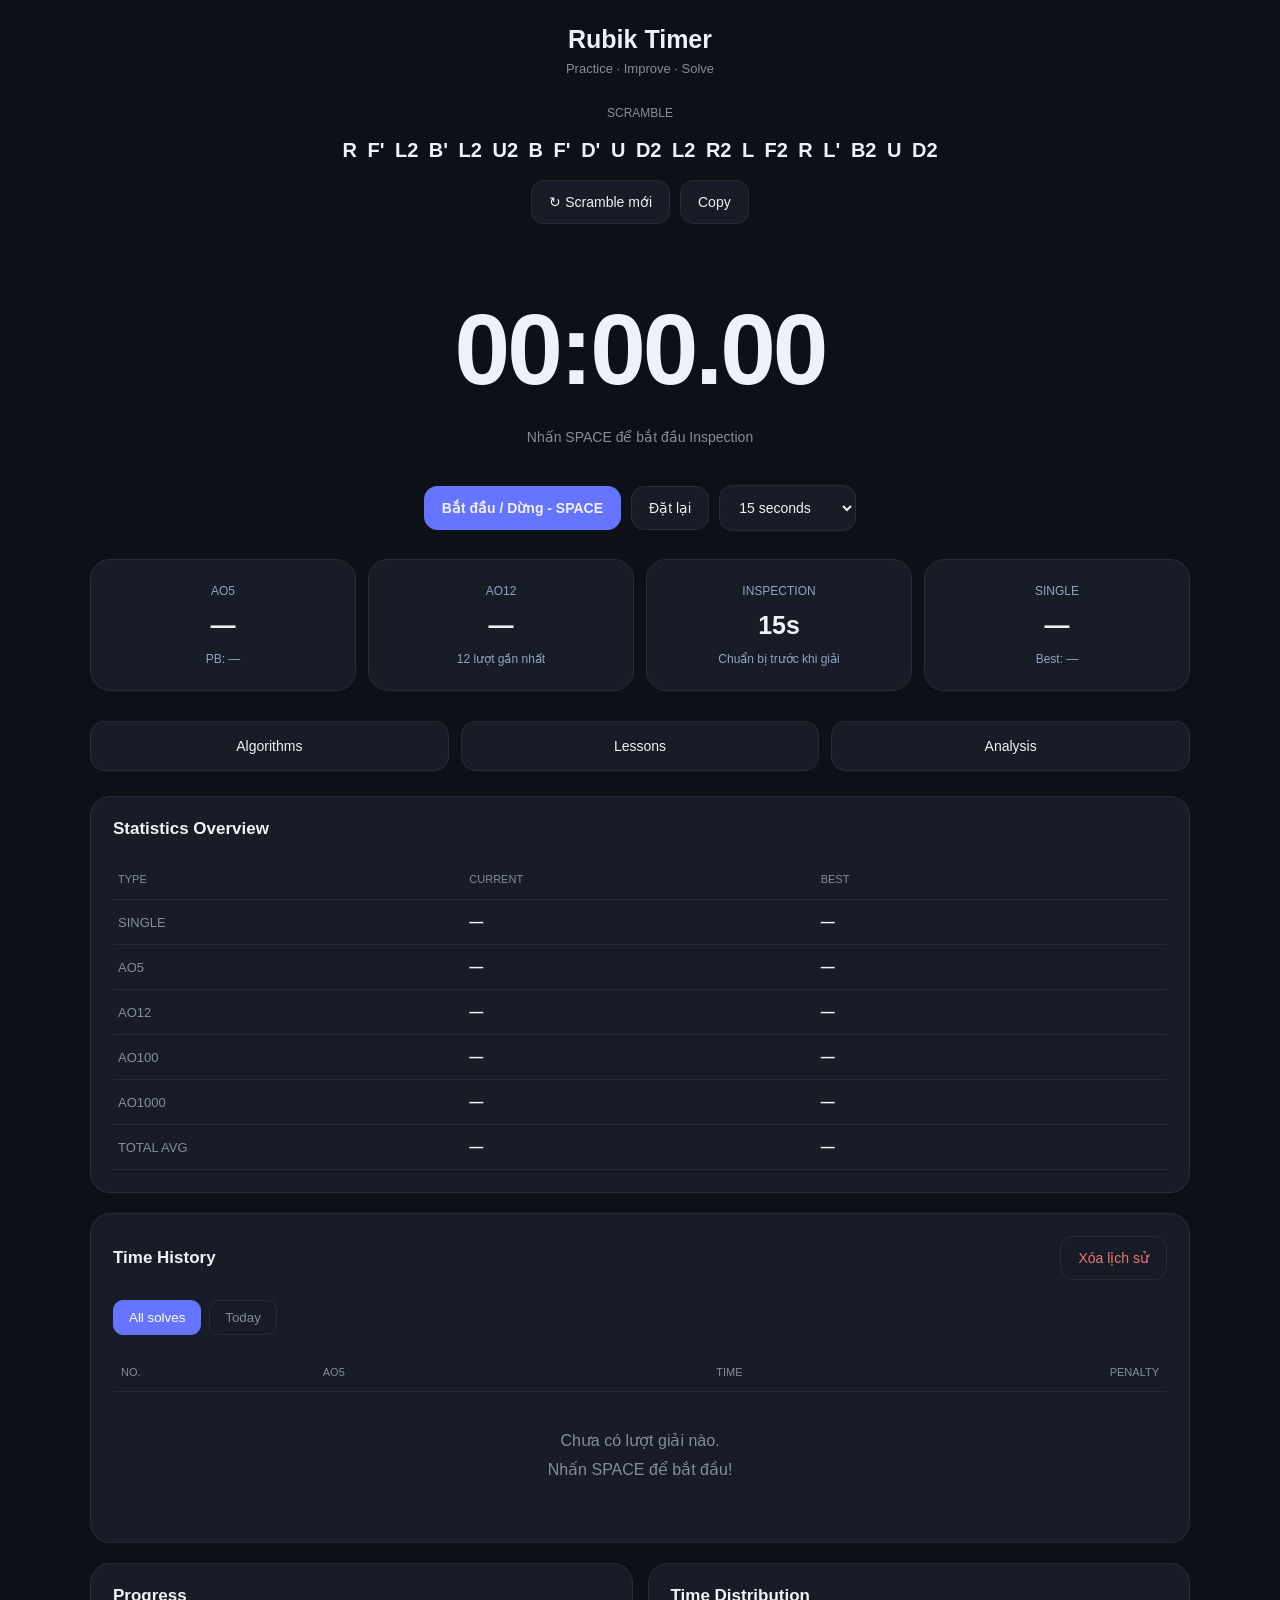
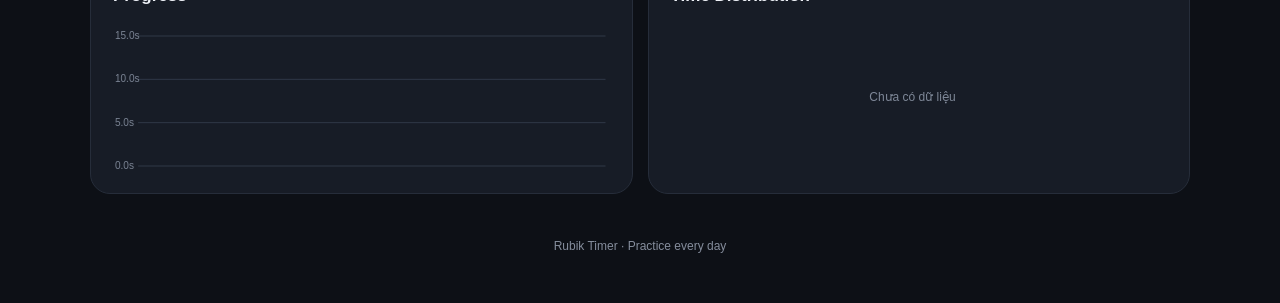
<file: index.html>
<!DOCTYPE html>
<html lang="vi">

<head>
    <meta charset="UTF-8">
    <meta name="viewport" content="width=device-width, initial-scale=1.0">

    <title>Rubik Timer</title>

    <link rel="stylesheet" href="style.css">
</head>

<body>

    <div class="container">

        <!-- HEADER -->
        <header class="header">
            <h1>Rubik Timer</h1>
            <p>Practice · Improve · Solve</p>
        </header>


        <!-- SCRAMBLE -->
        <section class="scramble-section">

            <div class="section-label">SCRAMBLE</div>

            <div id="scramble" class="scramble">
                R U R' U' F2
            </div>

            <div class="scramble-actions">

                <button id="newScramble" class="btn">
                    <span>↻</span> Scramble mới
                </button>

                <button id="copyScramble" class="btn">
                    Copy
                </button>

            </div>

        </section>


        <!-- TIMER -->
        <main>

            <section id="timerArea" class="timer-area">

                <div id="timer" class="timer">
                    00:00.00
                </div>

                <p id="hint" class="hint">
                    Nhấn SPACE để bắt đầu Inspection
                </p>
            </section>


            <!-- CONTROL BUTTONS -->
            <section class="controls">

                <button id="startBtn" class="btn primary">
                    Bắt đầu / Dừng - SPACE
                </button>

                <button id="resetBtn" class="btn">
                    Đặt lại
                </button>

                <!-- INSPECTION -->
                <select id="inspectionSelect" class="select">
                    <option value="0">No inspection</option>
                    <option value="10">10 seconds</option>
                    <option value="15" selected>15 seconds</option>
                    <option value="20">20 seconds</option>
                    <option value="30">30 seconds</option>
                </select>

            </section>


            <!-- STATISTICS -->
            <section class="stats-grid">

                <div class="stat-card">

                    <span>AO5</span>

                    <strong id="miniAo5">—</strong>

                    <small>PB: <span id="pbAo5">—</span></small>

                </div>


                <div class="stat-card">

                    <span>AO12</span>

                    <strong id="miniAo12">—</strong>

                    <small>12 lượt gần nhất</small>

                </div>


                <div class="stat-card inspection-card">

                    <span>INSPECTION</span>

                    <strong id="inspectionDisplay">15s</strong>

                    <small>Chuẩn bị trước khi giải</small>

                </div>


                <div class="stat-card">

                    <span>SINGLE</span>

                    <strong id="miniSingle">—</strong>

                    <small>Best: <span id="miniBest">—</span></small>

                </div>

            </section>


            <!-- NAVIGATION -->
            <section class="feature-navigation">

                <button id="algBtn" class="feature-btn">
                    Algorithms
                </button>

                <button id="lessonBtn" class="feature-btn">
                    Lessons
                </button>

                <button id="analysisBtn" class="feature-btn">
                    Analysis
                </button>

            </section>


            <!-- OVERVIEW -->
            <section class="panel">

                <div class="panel-header">
                    <h2>Statistics Overview</h2>
                </div>

                <div class="overview-header">
                    <span>TYPE</span>
                    <span>CURRENT</span>
                    <span>BEST</span>
                </div>

                <div id="overview"></div>

            </section>


            <!-- HISTORY -->
            <section class="panel">

                <div class="panel-header">

                    <h2>Time History</h2>

                    <button id="clearHistory" class="btn danger">
                        Xóa lịch sử
                    </button>

                </div>


                <div class="history-tabs">

                    <button id="allTab" class="tab active">
                        All solves
                    </button>

                    <button id="dayTab" class="tab">
                        Today
                    </button>

                </div>


                <div class="history-heading">
                    <span>NO.</span>
                    <span>AO5</span>
                    <span>TIME</span>
                    <span>PENALTY</span>
                </div>

                <div id="times"></div>

            </section>


            <!-- CHARTS -->
            <section class="charts-grid">

                <div class="panel">

                    <h2>Progress</h2>

                    <canvas id="lineChart"></canvas>

                </div>


                <div class="panel">

                    <h2>Time Distribution</h2>

                    <canvas id="barChart"></canvas>

                </div>

            </section>

        </main>


        <!-- FEATURE MODAL -->
        <div id="featureView" class="feature-view">

            <div class="feature-modal">

                <div class="feature-header">

                    <h2 id="featureTitle">Algorithms</h2>

                    <button id="closeFeature" class="close-btn">
                        ✕
                    </button>

                </div>

                <div id="featureContent" class="feature-content"></div>

                <div id="analysisContent" class="analysis-content" style="display:none;">

                    <canvas id="analysisChart"></canvas>

                </div>

            </div>

        </div>


        <footer>
            Rubik Timer · Practice every day
        </footer>

    </div>


    <!-- JAVASCRIPT -->
    <script src="script.js"></script>

</body>
</html>
</file>
<file: style.css>
/* ==========================================
   1. ROOT VARIABLES
========================================== */

:root {
    --bg: #0d1016;
    --side: #11151d;
    --panel: #171c26;
    --line: #262d3a;

    --text: #eef1f7;
    --muted: #858d9c;

    --blue: #6575ff;
    --green: #55d6a2;
    --red: #ed7777;

    --radius: 20px;
}


/* ==========================================
   2. RESET
========================================== */

* {
    margin: 0;
    padding: 0;
    box-sizing: border-box;
}

body {
    background: var(--bg);
    color: var(--text);

    font-family: Arial, sans-serif;

    min-height: 100vh;
}

button,
select {
    font-family: inherit;
}

button {
    cursor: pointer;
}


/* ==========================================
   3. MAIN CONTAINER
========================================== */

.container {
    width: min(1100px, 94%);
    margin: auto;
    padding: 25px 0;
}


/* ==========================================
   4. HEADER
========================================== */

.header {
    text-align: center;
    margin-bottom: 30px;
}

.header h1 {
    font-size: 25px;
    font-weight: 700;
}

.header p {
    color: var(--muted);
    font-size: 13px;
    margin-top: 7px;
}


/* ==========================================
   5. SCRAMBLE
========================================== */

.scramble-section {
    text-align: center;
    margin-bottom: 25px;
}

.section-label {
    color: var(--muted);
    font-size: 12px;
    margin-bottom: 12px;
}

.scramble {
    font-size: 20px;
    font-weight: 600;
    line-height: 1.8;
    word-spacing: 5px;
    overflow-wrap: anywhere;
}

.scramble-actions {
    display: flex;
    justify-content: center;
    gap: 10px;
    margin-top: 12px;
}


/* ==========================================
   6. TIMER
========================================== */

.timer-area {
    text-align: center;
    padding: 20px 0;
    cursor: pointer;
    user-select: none;
}

/* Đồng hồ chính */
#timer {
    font-size: 100px;
    font-weight: 800;
    line-height: 1.2;
    text-align: center;
    letter-spacing: -3px;
    color: #eef1f7;
    margin: 20px 0;
    transition: color 0.2s;
}

/* Đang giữ phím (chờ 0.3s) */
#timer.holding {
    color: #f0a500;
    transition: color 0.1s;
}

/* Sẵn sàng (đã giữ đủ 0.3s) → xanh lá */
#timer.ready {
    color: #55d6a2;
}

/* Vừa dừng */
#timer.stopped {
    color: #eef1f7;
}

/* DNF — hết inspection */
#timer.dnf {
    color: #ed7777;
}

/* Điện thoại */
@media (max-width: 600px) {
    #timer {
        font-size: 55px;
        letter-spacing: -2px;
    }
}

.hint {
    color: var(--muted);
    font-size: 14px;
    margin-top: 15px;
}


/* ==========================================
   7. BUTTONS
========================================== */

.controls {
    display: flex;
    justify-content: center;
    align-items: center;
    flex-wrap: wrap;
    gap: 10px;

    margin: 20px 0 28px;
}

.btn {
    background: var(--panel);
    border: 1px solid var(--line);

    color: var(--text);

    padding: 13px 17px;

    border-radius: 13px;

    font-size: 14px;

    transition: 0.2s;
}

.btn:hover {
    border-color: var(--blue);
    background: #202737;
}

.btn.primary {
    background: var(--blue);
    border-color: var(--blue);

    font-weight: 600;
}

.btn.primary:hover {
    background: #5263ed;
}

.btn.danger {
    color: var(--red);
}


/* ==========================================
   8. SELECT
========================================== */

.select {
    background: var(--panel);

    color: var(--text);

    border: 1px solid var(--line);

    border-radius: 13px;

    padding: 13px 15px;

    font-size: 14px;

    outline: none;

    cursor: pointer;
}

.select:focus {
    border-color: var(--blue);
}

.select option {
    background: var(--panel);
    color: var(--text);
}


/* ==========================================
   9. STATISTICS GRID
========================================== */

.stats-grid {
    display: grid;

    grid-template-columns: repeat(4, 1fr);

    gap: 12px;

    margin-bottom: 30px;
}

.stat-card {
    background: var(--panel);

    border: 1px solid var(--line);

    border-radius: var(--radius);

    min-height: 132px;

    padding: 24px 12px;

    display: flex;
    flex-direction: column;

    justify-content: space-between;
    align-items: center;

    text-align: center;
}

.stat-card > span {
    color: #91a4c3;
    font-size: 12px;
}

.stat-card strong {
    font-size: 25px;
    font-weight: 700;
    font-variant-numeric: tabular-nums;
}

.stat-card small {
    color: #91a4c3;
    font-size: 12px;
}

.inspection-card strong {
    font-size: 25px;
}


/* ==========================================
   10. FEATURE NAVIGATION
========================================== */

.feature-navigation {
    display: grid;
    grid-template-columns: repeat(3, 1fr);
    gap: 12px;

    margin-bottom: 25px;
}

.feature-btn {
    background: var(--panel);

    border: 1px solid var(--line);

    color: var(--text);

    padding: 16px;

    border-radius: 14px;

    font-size: 14px;

    transition: 0.2s;
}

.feature-btn:hover {
    background: var(--blue);
    border-color: var(--blue);
}


/* ==========================================
   11. PANEL
========================================== */

.panel {
    background: var(--panel);

    border: 1px solid var(--line);

    border-radius: var(--radius);

    padding: 22px;

    margin-bottom: 20px;

    min-width: 0;
}

.panel h2 {
    font-size: 17px;
    font-weight: 600;
}

.panel-header {
    display: flex;

    justify-content: space-between;
    align-items: center;

    gap: 10px;

    margin-bottom: 20px;
}


/* ==========================================
   12. OVERVIEW
========================================== */

.overview-header,
.overview-row {
    display: grid;

    grid-template-columns: 1fr 1fr 1fr;

    align-items: center;

    gap: 10px;

    padding: 14px 5px;

    border-bottom: 1px solid var(--line);
}

.overview-header {
    color: var(--muted);
    font-size: 11px;
}

.overview-row span {
    color: var(--muted);
    font-size: 13px;
}

.overview-row strong {
    font-size: 14px;
    font-variant-numeric: tabular-nums;
}


/* ==========================================
   13. HISTORY
========================================== */

.history-tabs {
    display: flex;
    gap: 8px;
    margin-bottom: 18px;
}

.tab {
    background: transparent;

    border: 1px solid var(--line);

    color: var(--muted);

    padding: 9px 15px;

    border-radius: 10px;
}

.tab.active {
    background: var(--blue);
    border-color: var(--blue);
    color: white;
}

.history-heading,
.time-row {
    display: grid;

    grid-template-columns: 0.5fr 1fr 1fr auto;

    gap: 10px;

    align-items: center;

    padding: 13px 8px;

    border-bottom: 1px solid var(--line);
}

.history-heading {
    color: var(--muted);
    font-size: 11px;
}

.time-row span {
    font-size: 13px;
    font-variant-numeric: tabular-nums;
}

.time-row .single {
    font-weight: 700;
}

.time-row .penalty {
    color: var(--red);
}

.row-actions {
    display: flex;
    gap: 4px;
    align-items: center;
    flex-wrap: wrap;
}

.action-btn {
    font-size: 10px;
    padding: 3px 7px;
    border-radius: 6px;
    border: 1px solid var(--line);
    background: transparent;
    color: var(--muted);
    cursor: pointer;
    transition: 0.15s;
}

.action-btn:hover {
    border-color: var(--blue);
    color: var(--text);
}

.penalty-btn.active {
    background: var(--blue);
    border-color: var(--blue);
    color: white;
}

.delete-btn:hover {
    border-color: var(--red);
    color: var(--red);
}

/* Tab active cho algorithms */
.feature-tabs button.active-tab {
    background: var(--blue);
    border-color: var(--blue);
    color: white;
}

.empty {
    text-align: center;
    color: var(--muted);
    padding: 35px 10px;
    line-height: 1.8;
}


/* ==========================================
   14. CHARTS
========================================== */

.charts-grid {
    display: grid;
    grid-template-columns: 1fr 1fr;
    gap: 15px;
}

.charts-grid .panel {
    min-width: 0;
}

canvas {
    display: block;
    width: 100%;
    height: 150px;
    margin-top: 15px;
}


/* ==========================================
   15. FEATURE MODAL
========================================== */

.feature-view {
    position: fixed;

    inset: 0;

    background: rgba(0, 0, 0, 0.75);

    display: none;

    justify-content: center;
    align-items: center;

    padding: 20px;

    z-index: 1000;
}

.feature-view.show {
    display: flex;
}

.feature-modal {
    background: var(--panel);

    border: 1px solid var(--line);

    border-radius: 20px;

    width: 100%;
    max-width: 700px;

    max-height: 85vh;

    overflow-y: auto;

    padding: 25px;
}

.feature-header {
    display: flex;

    justify-content: space-between;
    align-items: center;

    margin-bottom: 25px;
}

.feature-header h2 {
    font-size: 20px;
}

.close-btn {
    background: transparent;
    border: none;

    color: var(--text);

    font-size: 22px;

    padding: 5px 10px;
}

.feature-content {
    display: flex;
    flex-direction: column;
    gap: 15px;
}

.feature-card {
    background: #202633;

    border: 1px solid var(--line);

    border-radius: 14px;

    padding: 20px;
}

.feature-card h3 {
    font-size: 16px;
    margin: 10px 0;
}

.feature-card p {
    color: var(--muted);
    font-size: 13px;
    line-height: 1.7;
}

.feature-card small {
    color: var(--blue);
}

.algorithm {
    background: #11151d;

    padding: 15px;

    border-radius: 10px;

    margin: 15px 0;

    color: var(--green);

    font-size: 17px;

    font-weight: 600;

    overflow-wrap: anywhere;
}

.feature-card button,
.lesson-navigation button {
    background: var(--blue);

    border: none;

    color: white;

    border-radius: 9px;

    padding: 10px 14px;
}

.feature-search {
    width: 100%;

    padding: 13px;

    background: #11151d;

    border: 1px solid var(--line);

    border-radius: 10px;

    color: white;

    outline: none;
}

.feature-tabs {
    display: flex;
    flex-wrap: wrap;
    gap: 8px;
}

.feature-tabs button {
    background: #252d3b;

    border: 1px solid var(--line);

    color: white;

    padding: 9px 15px;

    border-radius: 9px;
}

.lesson-navigation {
    display: flex;
    justify-content: space-between;
    gap: 10px;
    margin-top: 20px;
}

.lesson-navigation button:disabled {
    opacity: 0.4;
    cursor: not-allowed;
}

.analysis-content {
    margin-top: 20px;
}


/* ==========================================
   16. FOOTER
========================================== */

footer {
    text-align: center;

    color: var(--muted);

    font-size: 12px;

    padding: 25px 0;
}


/* ==========================================
   17. RESPONSIVE
========================================== */

@media (max-width: 750px) {

    .stats-grid {
        grid-template-columns: repeat(2, 1fr);
    }

    .charts-grid {
        grid-template-columns: 1fr;
    }

    #timer {
        letter-spacing: -3px;
    }

    .scramble {
        font-size: 16px;
    }

}


@media (max-width: 480px) {

    .container {
        width: 94%;
        padding-top: 15px;
    }

    #timer {
        font-size: 65px;
        letter-spacing: -3px;
    }

    .controls {
        gap: 8px;
    }

    .btn,
    .select {
        padding: 11px 12px;
        font-size: 12px;
    }

    .stats-grid {
        gap: 9px;
    }

    .stat-card {
        min-height: 115px;
        padding: 18px 8px;
    }

    .stat-card strong {
        font-size: 21px;
    }

    .feature-navigation {
        gap: 7px;
    }

    .feature-btn {
        padding: 12px 5px;
        font-size: 12px;
    }

    .panel {
        padding: 15px;
    }

}
</file>
